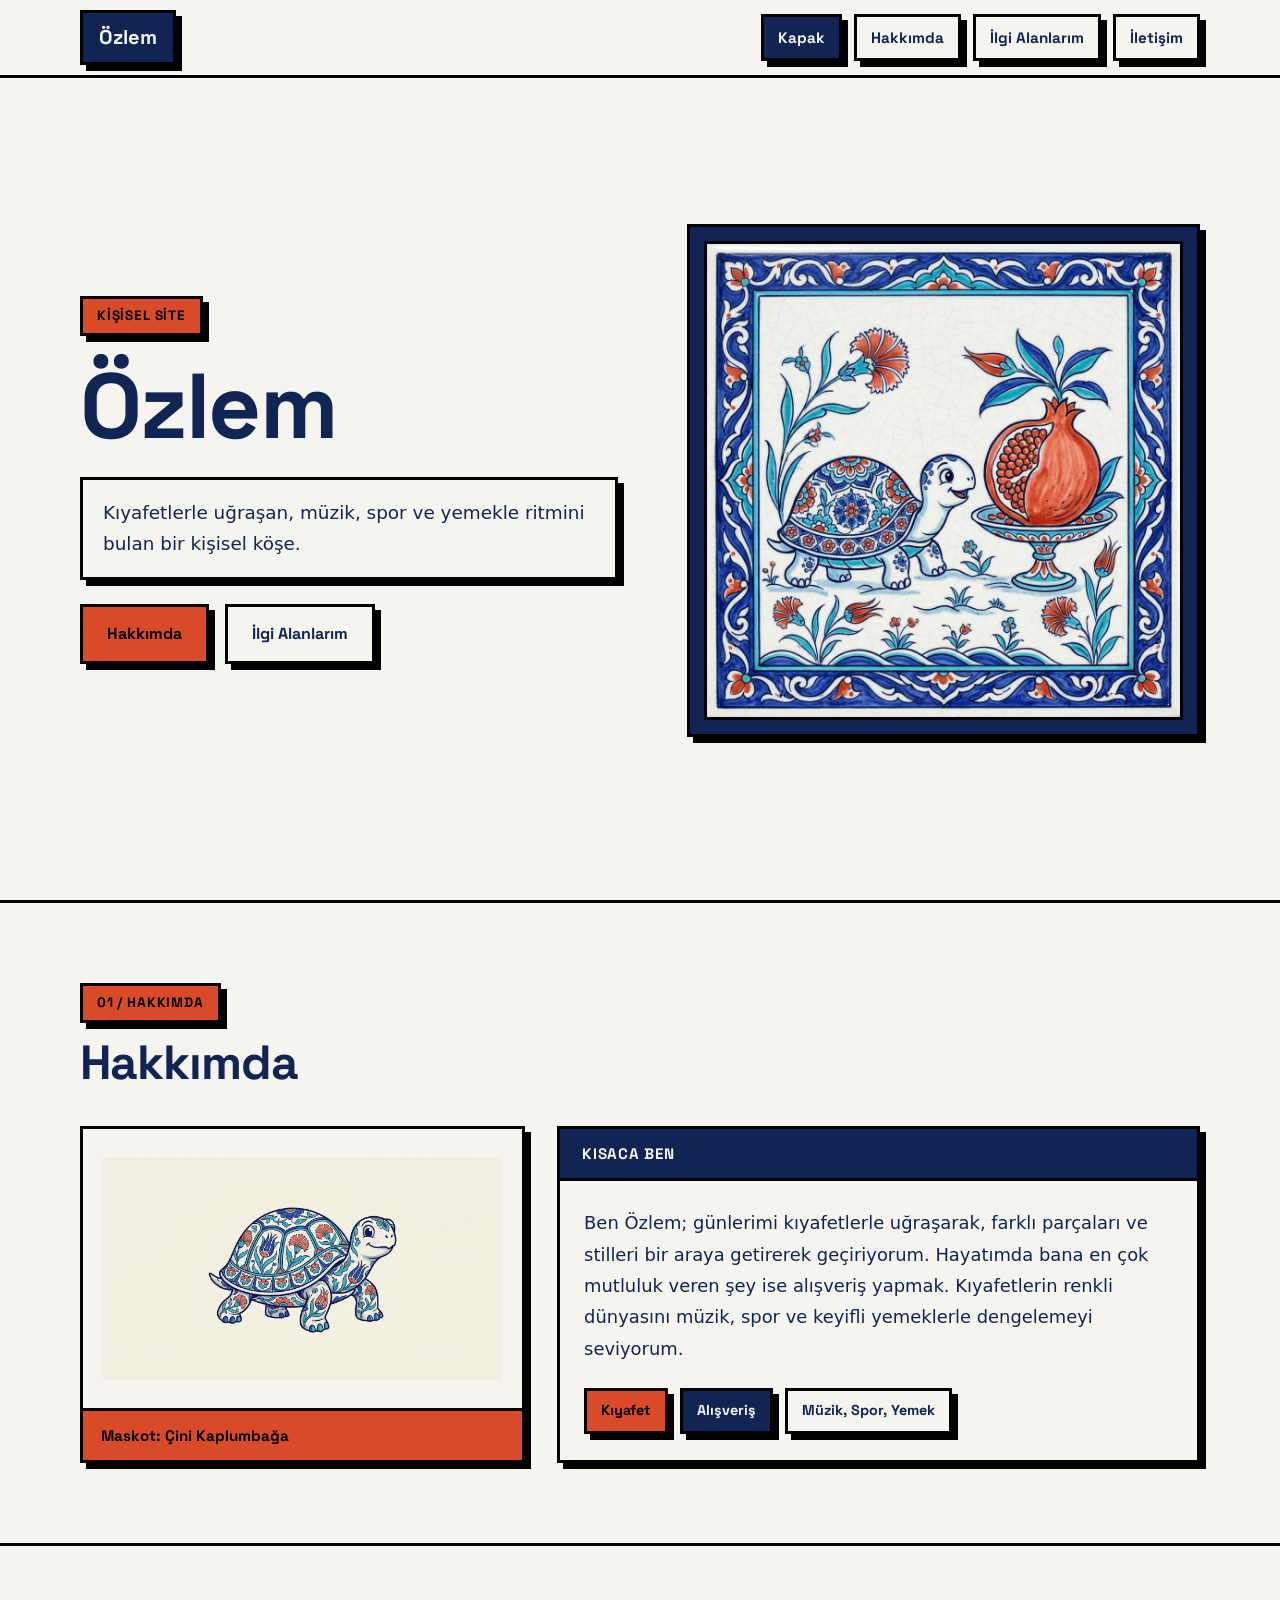
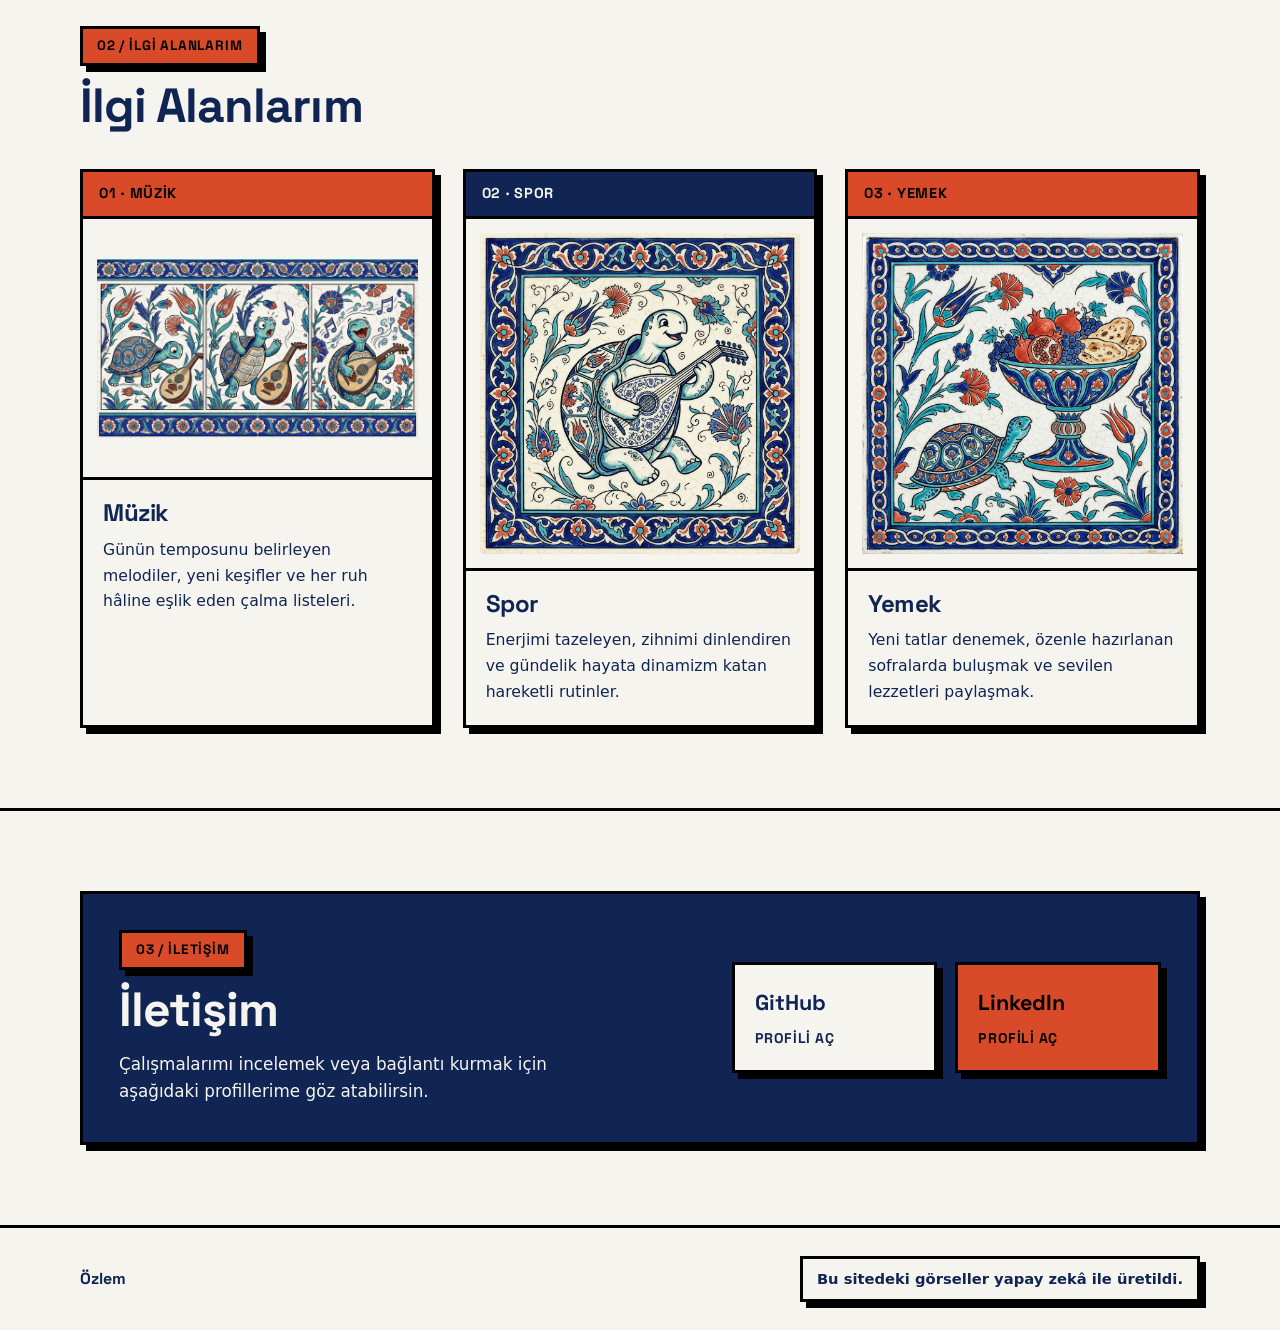
<file: index.html>
<!DOCTYPE html>
<html lang="tr">
<head>
  <meta charset="UTF-8">
  <meta name="viewport" content="width=device-width, initial-scale=1.0">
  <title>Özlem — Kişisel Site</title>
  <meta name="description" content="Özlem'in kişisel web sitesi: kıyafet, müzik, spor ve yemek.">
  <link rel="icon" type="image/jpeg" href="Resim/maskot.jpg">
  <link rel="apple-touch-icon" href="Resim/maskot.jpg">
  <link rel="preconnect" href="https://fonts.googleapis.com">
  <link rel="preconnect" href="https://fonts.gstatic.com" crossorigin>
  <link href="https://fonts.googleapis.com/css2?family=Space+Grotesk:wght@500;700&display=swap" rel="stylesheet">
  <link rel="stylesheet" href="style.css">
  <script src="script.js" defer></script>
</head>
<body>
  <a class="skip-link" href="#kapak">İçeriğe geç</a>

  <header class="site-header" id="ust-menu">
    <div class="container header-inner">
      <a class="brand" href="#kapak">Özlem</a>

      <button
        type="button"
        class="nav-toggle"
        aria-expanded="false"
        aria-controls="ana-menu"
      >Menü</button>

      <nav class="site-nav" id="ana-menu" aria-label="Ana gezinme">
        <ul class="nav-list">
          <li><a class="nav-link is-active" href="#kapak" aria-current="location">Kapak</a></li>
          <li><a class="nav-link" href="#hakkimda">Hakkımda</a></li>
          <li><a class="nav-link" href="#ilgi-alanlarim">İlgi Alanlarım</a></li>
          <li><a class="nav-link" href="#iletisim">İletişim</a></li>
        </ul>
      </nav>
    </div>
  </header>

  <main>
    <section class="hero" id="kapak" aria-labelledby="kapak-baslik">
      <div class="container hero-grid">
        <div class="hero-content">
          <span class="eyebrow">Kişisel Site</span>
          <h1 id="kapak-baslik" class="hero-title">Özlem</h1>
          <p class="hero-intro">
            Kıyafetlerle uğraşan, müzik, spor ve yemekle ritmini bulan bir kişisel köşe.
          </p>
          <div class="hero-actions">
            <a class="btn btn-accent" href="#hakkimda">Hakkımda</a>
            <a class="btn btn-light" href="#ilgi-alanlarim">İlgi Alanlarım</a>
          </div>
        </div>

        <figure class="hero-media-box">
          <img
            src="Resim/kapak.jpg"
            alt="Çini bordürlü kare kompozisyonda lale ve karanfil motifleri arasında gülümseyen çini desenli bir kaplumbağa ile ayaklı tabak üzerinde ortadan açılmış kırmızı bir nar."
            class="hero-image"
            width="1024"
            height="1024"
          >
        </figure>
      </div>
    </section>

    <section class="section section-about" id="hakkimda" aria-labelledby="hakkimda-baslik">
      <div class="container">
        <div class="section-head">
          <span class="section-tag">01 / Hakkımda</span>
          <h2 id="hakkimda-baslik" class="section-title">Hakkımda</h2>
        </div>

        <div class="about-grid">
          <figure class="mascot-card">
            <div class="mascot-frame">
              <img
                src="Resim/maskot.jpg"
                alt="Kırık beyaz zemin üzerinde kabuğu mavi laleler, kırmızı karanfiller ve turkuaz yapraklarla süslü, gülümseyen çini desenli kaplumbağa maskot."
                class="mascot-image"
                width="1024"
                height="576"
              >
            </div>
            <figcaption class="mascot-caption">Maskot: Çini Kaplumbağa</figcaption>
          </figure>

          <article class="about-card">
            <div class="about-card-bar">Kısaca Ben</div>
            <div class="about-card-body">
              <p class="about-text">
                Ben Özlem; günlerimi kıyafetlerle uğraşarak, farklı parçaları ve stilleri bir araya getirerek geçiriyorum. Hayatımda bana en çok mutluluk veren şey ise alışveriş yapmak. Kıyafetlerin renkli dünyasını müzik, spor ve keyifli yemeklerle dengelemeyi seviyorum.
              </p>
              <ul class="about-pills" aria-label="Öne çıkanlar">
                <li class="pill pill-accent">Kıyafet</li>
                <li class="pill pill-dark">Alışveriş</li>
                <li class="pill pill-light">Müzik, Spor, Yemek</li>
              </ul>
            </div>
          </article>
        </div>
      </div>
    </section>

    <section class="section section-interests" id="ilgi-alanlarim" aria-labelledby="ilgi-baslik">
      <div class="container">
        <div class="section-head">
          <span class="section-tag">02 / İlgi Alanlarım</span>
          <h2 id="ilgi-baslik" class="section-title">İlgi Alanlarım</h2>
        </div>

        <div class="cards-grid">
          <article class="interest-card">
            <div class="card-bar card-bar-accent">01 · Müzik</div>
            <div class="card-media">
              <img
                src="Resim/kart_1.jpg"
                alt="Üç panelli çini sahnesinde ud çalgısını keşfeden, ilk notaya şaşıran ve sonunda neşeyle ud çalıp şarkı söyleyen çini desenli kaplumbağa."
                class="card-image"
                loading="lazy"
              >
            </div>
            <div class="card-body">
              <h3 class="card-title">Müzik</h3>
              <p class="card-text">
                Günün temposunu belirleyen melodiler, yeni keşifler ve her ruh hâline eşlik eden çalma listeleri.
              </p>
            </div>
          </article>

          <article class="interest-card">
            <div class="card-bar card-bar-dark">02 · Spor</div>
            <div class="card-media">
              <img
                src="Resim/kart_2.jpg"
                alt="Çini bordürlü kare kompozisyonda lale ve karanfiller arasında oturarak mavi desenli bir ud çalan gülümseyen çini kaplumbağa."
                class="card-image"
                loading="lazy"
              >
            </div>
            <div class="card-body">
              <h3 class="card-title">Spor</h3>
              <p class="card-text">
                Enerjimi tazeleyen, zihnimi dinlendiren ve gündelik hayata dinamizm katan hareketli rutinler.
              </p>
            </div>
          </article>

          <article class="interest-card">
            <div class="card-bar card-bar-accent">03 · Yemek</div>
            <div class="card-media">
              <img
                src="Resim/kart_3.jpg"
                alt="Çini bordürlü kare kompozisyonda içinde narlar, mor üzümler ve sıcak ekmekler bulunan ayaklı çini kâseye bakan çini desenli kaplumbağa."
                class="card-image"
                loading="lazy"
              >
            </div>
            <div class="card-body">
              <h3 class="card-title">Yemek</h3>
              <p class="card-text">
                Yeni tatlar denemek, özenle hazırlanan sofralarda buluşmak ve sevilen lezzetleri paylaşmak.
              </p>
            </div>
          </article>
        </div>
      </div>
    </section>

    <section class="section section-contact" id="iletisim" aria-labelledby="iletisim-baslik">
      <div class="container">
        <div class="contact-box">
          <div class="contact-copy">
            <span class="section-tag section-tag-accent">03 / İletişim</span>
            <h2 id="iletisim-baslik" class="section-title contact-title">İletişim</h2>
            <p class="contact-text">
              Çalışmalarımı incelemek veya bağlantı kurmak için aşağıdaki profillerime göz atabilirsin.
            </p>
          </div>

          <div class="contact-links">
            <a
              class="contact-link contact-link-light"
              href="https://github.com/"
              target="_blank"
              rel="noopener noreferrer"
            >
              <span class="contact-link-name">GitHub</span>
              <span class="contact-link-meta">Profili aç</span>
            </a>

            <a
              class="contact-link contact-link-accent"
              href="https://www.linkedin.com/"
              target="_blank"
              rel="noopener noreferrer"
            >
              <span class="contact-link-name">LinkedIn</span>
              <span class="contact-link-meta">Profili aç</span>
            </a>
          </div>
        </div>
      </div>
    </section>
  </main>

  <footer class="site-footer">
    <div class="container footer-inner">
      <p class="footer-owner">Özlem</p>
      <p class="footer-note">Bu sitedeki görseller yapay zekâ ile üretildi.</p>
    </div>
  </footer>
</body>
</html>
</file>
<file: style.css>
:root {
  --bg: #F6F4EE;
  --text: #102554;
  --accent: #D94B28;
  --black: #000000;
  --border: 3px solid #000000;
  --shadow: 6px 6px 0 #000000;
  --shadow-press: 2px 2px 0 #000000;
  --header-height: 76px;
  --font-heading: 'Space Grotesk', system-ui, -apple-system, sans-serif;
  --font-body: system-ui, -apple-system, 'Segoe UI', Roboto, Helvetica, Arial, sans-serif;
}

*,
*::before,
*::after {
  box-sizing: border-box;
}

html {
  scroll-behavior: smooth;
  scroll-padding-top: calc(var(--header-height) + 16px);
}

body {
  margin: 0;
  background-color: var(--bg);
  color: var(--text);
  font-family: var(--font-body);
  font-size: 1rem;
  line-height: 1.65;
  overflow-x: hidden;
}

img {
  display: block;
  max-width: 100%;
  height: auto;
}

h1,
h2,
h3 {
  margin: 0;
  font-family: var(--font-heading);
  font-weight: 700;
  line-height: 1.1;
  letter-spacing: -0.02em;
}

p {
  margin: 0;
}

a {
  color: inherit;
  text-decoration: none;
}

a:focus-visible,
button:focus-visible {
  outline: 3px solid var(--accent);
  outline-offset: 3px;
}

.skip-link {
  position: fixed;
  top: -100px;
  left: 16px;
  z-index: 200;
  padding: 10px 16px;
  background-color: var(--text);
  color: var(--bg);
  border: var(--border);
  box-shadow: var(--shadow);
  font-family: var(--font-heading);
  font-weight: 700;
}

.skip-link:focus {
  top: 16px;
}

.container {
  width: min(1120px, 100% - 32px);
  margin-inline: auto;
}

/* Sabit üst menü */
.site-header {
  position: fixed;
  top: 0;
  left: 0;
  right: 0;
  z-index: 100;
  min-height: var(--header-height);
  background-color: var(--bg);
  border-bottom: var(--border);
}

.header-inner {
  display: flex;
  align-items: center;
  justify-content: space-between;
  gap: 16px;
  min-height: calc(var(--header-height) - 3px);
  padding-block: 10px;
}

.brand {
  display: inline-block;
  padding: 8px 16px;
  background-color: var(--text);
  color: var(--bg);
  border: var(--border);
  box-shadow: var(--shadow);
  font-family: var(--font-heading);
  font-size: 1.25rem;
  font-weight: 700;
  transition: transform 0.15s ease, box-shadow 0.15s ease, background-color 0.15s ease, color 0.15s ease;
}

.brand:hover {
  background-color: var(--accent);
  color: var(--black);
  transform: translate(2px, 2px);
  box-shadow: 4px 4px 0 var(--black);
}

.nav-toggle {
  display: none;
  padding: 8px 14px;
  background-color: var(--accent);
  color: var(--black);
  border: var(--border);
  box-shadow: var(--shadow);
  font-family: var(--font-heading);
  font-size: 0.95rem;
  font-weight: 700;
  cursor: pointer;
}

.nav-list {
  display: flex;
  align-items: center;
  gap: 12px;
  list-style: none;
  margin: 0;
  padding: 0;
}

.nav-link {
  display: inline-block;
  padding: 8px 14px;
  background-color: var(--bg);
  color: var(--text);
  border: var(--border);
  box-shadow: var(--shadow);
  font-family: var(--font-heading);
  font-size: 0.95rem;
  font-weight: 700;
  transition: transform 0.15s ease, box-shadow 0.15s ease, background-color 0.15s ease, color 0.15s ease;
}

.nav-link:hover {
  background-color: var(--accent);
  color: var(--black);
  transform: translate(2px, 2px);
  box-shadow: 4px 4px 0 var(--black);
}

.nav-link.is-active {
  background-color: var(--text);
  color: var(--bg);
}

/* Kapak bölümü */
.hero {
  min-height: 100vh;
  min-height: 100svh;
  display: flex;
  align-items: center;
  padding-top: calc(var(--header-height) + 32px);
  padding-bottom: 48px;
}

.hero-grid {
  display: grid;
  grid-template-columns: minmax(0, 1.05fr) minmax(0, 0.95fr);
  align-items: center;
  gap: 40px;
}

.hero-content {
  display: flex;
  flex-direction: column;
  align-items: flex-start;
  gap: 20px;
}

.eyebrow,
.section-tag {
  display: inline-block;
  padding: 6px 14px;
  background-color: var(--accent);
  color: var(--black);
  border: var(--border);
  box-shadow: var(--shadow);
  font-family: var(--font-heading);
  font-size: 0.85rem;
  font-weight: 700;
  text-transform: uppercase;
  letter-spacing: 0.06em;
}

.hero-title {
  font-size: clamp(3.25rem, 8vw, 5.75rem);
  color: var(--text);
}

.hero-intro {
  max-width: 46ch;
  padding: 18px 20px;
  background-color: var(--bg);
  color: var(--text);
  border: var(--border);
  box-shadow: var(--shadow);
  font-size: 1.15rem;
  font-weight: 500;
}

.hero-actions {
  display: flex;
  flex-wrap: wrap;
  gap: 16px;
  padding-top: 4px;
}

.btn {
  display: inline-block;
  padding: 14px 24px;
  border: var(--border);
  box-shadow: var(--shadow);
  font-family: var(--font-heading);
  font-size: 1rem;
  font-weight: 700;
  transition: transform 0.15s ease, box-shadow 0.15s ease, background-color 0.15s ease, color 0.15s ease;
}

.btn:hover {
  transform: translate(3px, 3px);
  box-shadow: 3px 3px 0 var(--black);
}

.btn:active {
  transform: translate(4px, 4px);
  box-shadow: var(--shadow-press);
}

.btn-accent {
  background-color: var(--accent);
  color: var(--black);
}

.btn-accent:hover {
  background-color: var(--text);
  color: var(--bg);
}

.btn-light {
  background-color: var(--bg);
  color: var(--text);
}

.btn-light:hover {
  background-color: var(--text);
  color: var(--bg);
}

.hero-media-box {
  margin: 0;
  padding: 14px;
  background-color: var(--text);
  border: var(--border);
  box-shadow: var(--shadow);
}

.hero-image {
  width: 100%;
  aspect-ratio: 1 / 1;
  object-fit: cover;
  border: var(--border);
  background-color: var(--bg);
}

/* Ortak bölüm stilleri */
.section {
  padding-block: 80px;
  border-top: var(--border);
}

.section-head {
  display: flex;
  flex-direction: column;
  align-items: flex-start;
  gap: 14px;
  margin-bottom: 36px;
}

.section-title {
  font-size: clamp(2rem, 4.5vw, 3rem);
  color: var(--text);
}

/* Hakkımda bölümü */
.about-grid {
  display: grid;
  grid-template-columns: minmax(260px, 0.9fr) minmax(0, 1.3fr);
  gap: 32px;
  align-items: stretch;
}

.mascot-card,
.about-card {
  margin: 0;
  background-color: var(--bg);
  border: var(--border);
  box-shadow: var(--shadow);
  display: flex;
  flex-direction: column;
}

.mascot-frame {
  flex: 1;
  display: flex;
  align-items: center;
  justify-content: center;
  padding: 20px;
  background-color: var(--bg);
}

.mascot-image {
  width: 100%;
  max-height: 280px;
  object-fit: contain;
}

.mascot-caption {
  padding: 12px 18px;
  background-color: var(--accent);
  color: var(--black);
  border-top: var(--border);
  font-family: var(--font-heading);
  font-size: 0.95rem;
  font-weight: 700;
}

.about-card-bar {
  padding: 12px 22px;
  background-color: var(--text);
  color: var(--bg);
  border-bottom: var(--border);
  font-family: var(--font-heading);
  font-size: 0.95rem;
  font-weight: 700;
  text-transform: uppercase;
  letter-spacing: 0.05em;
}

.about-card-body {
  flex: 1;
  display: flex;
  flex-direction: column;
  justify-content: space-between;
  gap: 24px;
  padding: 26px 24px;
}

.about-text {
  font-size: 1.12rem;
  line-height: 1.75;
  color: var(--text);
}

.about-pills {
  display: flex;
  flex-wrap: wrap;
  gap: 12px;
  list-style: none;
  margin: 0;
  padding: 0;
}

.pill {
  padding: 8px 14px;
  border: var(--border);
  box-shadow: var(--shadow);
  font-family: var(--font-heading);
  font-size: 0.9rem;
  font-weight: 700;
}

.pill-accent {
  background-color: var(--accent);
  color: var(--black);
}

.pill-dark {
  background-color: var(--text);
  color: var(--bg);
}

.pill-light {
  background-color: var(--bg);
  color: var(--text);
}

/* İlgi alanlarım bölümü */
.cards-grid {
  display: grid;
  grid-template-columns: repeat(3, minmax(0, 1fr));
  gap: 28px;
}

.interest-card {
  display: flex;
  flex-direction: column;
  background-color: var(--bg);
  border: var(--border);
  box-shadow: var(--shadow);
  transition: transform 0.15s ease, box-shadow 0.15s ease;
}

.interest-card:hover {
  transform: translate(-2px, -2px);
  box-shadow: 8px 8px 0 var(--black);
}

.card-bar {
  padding: 10px 16px;
  border-bottom: var(--border);
  font-family: var(--font-heading);
  font-size: 0.9rem;
  font-weight: 700;
  text-transform: uppercase;
  letter-spacing: 0.05em;
}

.card-bar-accent {
  background-color: var(--accent);
  color: var(--black);
}

.card-bar-dark {
  background-color: var(--text);
  color: var(--bg);
}

.card-media {
  padding: 14px;
  background-color: var(--bg);
  border-bottom: var(--border);
  aspect-ratio: 4 / 3;
  display: flex;
  align-items: center;
  justify-content: center;
}

.card-image {
  width: 100%;
  height: 100%;
  object-fit: contain;
}

.card-body {
  display: flex;
  flex-direction: column;
  gap: 10px;
  padding: 20px;
}

.card-title {
  font-size: 1.5rem;
  color: var(--text);
}

.card-text {
  font-size: 0.98rem;
  color: var(--text);
}

/* İletişim bölümü */
.contact-box {
  display: grid;
  grid-template-columns: minmax(0, 1.15fr) minmax(0, 0.85fr);
  gap: 32px;
  align-items: center;
  padding: 36px;
  background-color: var(--text);
  color: var(--bg);
  border: var(--border);
  box-shadow: var(--shadow);
}

.contact-copy {
  display: flex;
  flex-direction: column;
  align-items: flex-start;
  gap: 14px;
}

.contact-title {
  color: var(--bg);
}

.contact-text {
  max-width: 44ch;
  color: var(--bg);
  font-size: 1.05rem;
}

.contact-links {
  display: grid;
  grid-template-columns: repeat(2, minmax(0, 1fr));
  gap: 18px;
}

.contact-link {
  display: flex;
  flex-direction: column;
  gap: 6px;
  padding: 20px;
  border: var(--border);
  box-shadow: var(--shadow);
  transition: transform 0.15s ease, box-shadow 0.15s ease, background-color 0.15s ease, color 0.15s ease;
}

.contact-link:hover {
  transform: translate(3px, 3px);
  box-shadow: 3px 3px 0 var(--black);
}

.contact-link-light {
  background-color: var(--bg);
  color: var(--text);
}

.contact-link-light:hover {
  background-color: var(--accent);
  color: var(--black);
}

.contact-link-accent {
  background-color: var(--accent);
  color: var(--black);
}

.contact-link-accent:hover {
  background-color: var(--bg);
  color: var(--text);
}

.contact-link-name {
  font-family: var(--font-heading);
  font-size: 1.35rem;
  font-weight: 700;
}

.contact-link-meta {
  font-family: var(--font-heading);
  font-size: 0.88rem;
  font-weight: 700;
  text-transform: uppercase;
  letter-spacing: 0.04em;
}

/* Alt bilgi */
.site-footer {
  border-top: var(--border);
  background-color: var(--bg);
  padding-block: 28px;
}

.footer-inner {
  display: flex;
  flex-wrap: wrap;
  align-items: center;
  justify-content: space-between;
  gap: 12px 24px;
}

.footer-owner {
  font-family: var(--font-heading);
  font-weight: 700;
  font-size: 1rem;
  color: var(--text);
}

.footer-note {
  padding: 8px 14px;
  background-color: var(--bg);
  color: var(--text);
  border: var(--border);
  box-shadow: var(--shadow);
  font-size: 0.92rem;
  font-weight: 600;
}

/* Tablet ve dar ekranlar */
@media (max-width: 960px) {
  .hero-grid,
  .about-grid,
  .contact-box {
    grid-template-columns: 1fr;
  }

  .hero-media-box {
    max-width: 520px;
    width: 100%;
    margin-inline: auto;
  }

  .cards-grid {
    grid-template-columns: repeat(2, minmax(0, 1fr));
  }
}

/* Telefon genişliği */
@media (max-width: 720px) {
  :root {
    --header-height: 70px;
  }

  .header-inner {
    flex-wrap: wrap;
  }

  .nav-toggle {
    display: inline-block;
  }

  .site-nav {
    display: none;
    width: 100%;
    padding-top: 8px;
    padding-bottom: 6px;
  }

  .site-nav.is-open {
    display: block;
  }

  .nav-list {
    flex-direction: column;
    align-items: stretch;
    gap: 10px;
  }

  .nav-link {
    width: 100%;
    text-align: center;
  }

  .hero {
    min-height: 100svh;
    padding-top: calc(var(--header-height) + 24px);
    padding-bottom: 40px;
  }

  .hero-intro {
    font-size: 1.02rem;
  }

  .section {
    padding-block: 56px;
  }

  .cards-grid,
  .contact-links {
    grid-template-columns: 1fr;
  }

  .contact-box {
    padding: 24px 20px;
  }

  .footer-inner {
    flex-direction: column;
    align-items: flex-start;
  }
}

/* Hareketi azaltmayı seçen kullanıcılar */
@media (prefers-reduced-motion: reduce) {
  html {
    scroll-behavior: auto;
  }

  *,
  *::before,
  *::after {
    animation-duration: 0.01ms !important;
    animation-iteration-count: 1 !important;
    transition-duration: 0.01ms !important;
    scroll-behavior: auto !important;
  }

  .brand:hover,
  .nav-link:hover,
  .btn:hover,
  .btn:active,
  .interest-card:hover,
  .contact-link:hover {
    transform: none;
    box-shadow: var(--shadow);
  }
}
</file>
